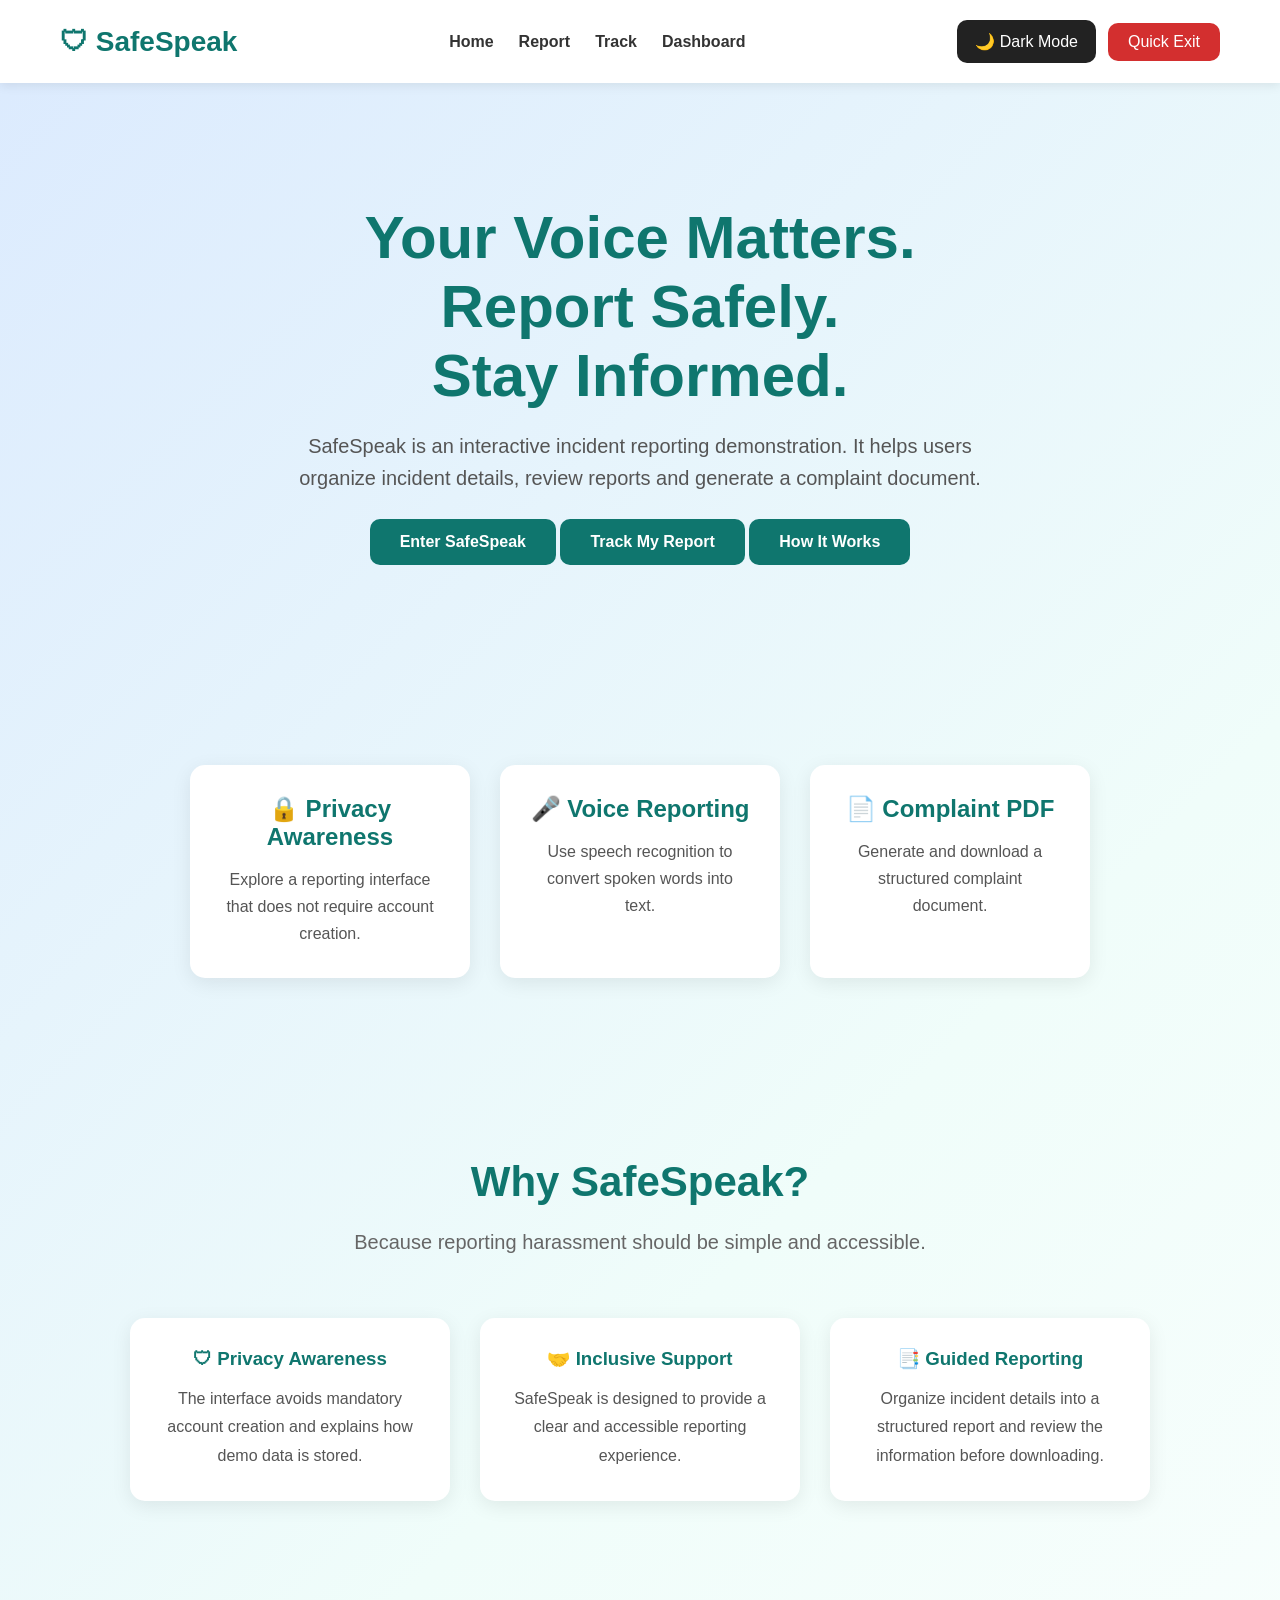
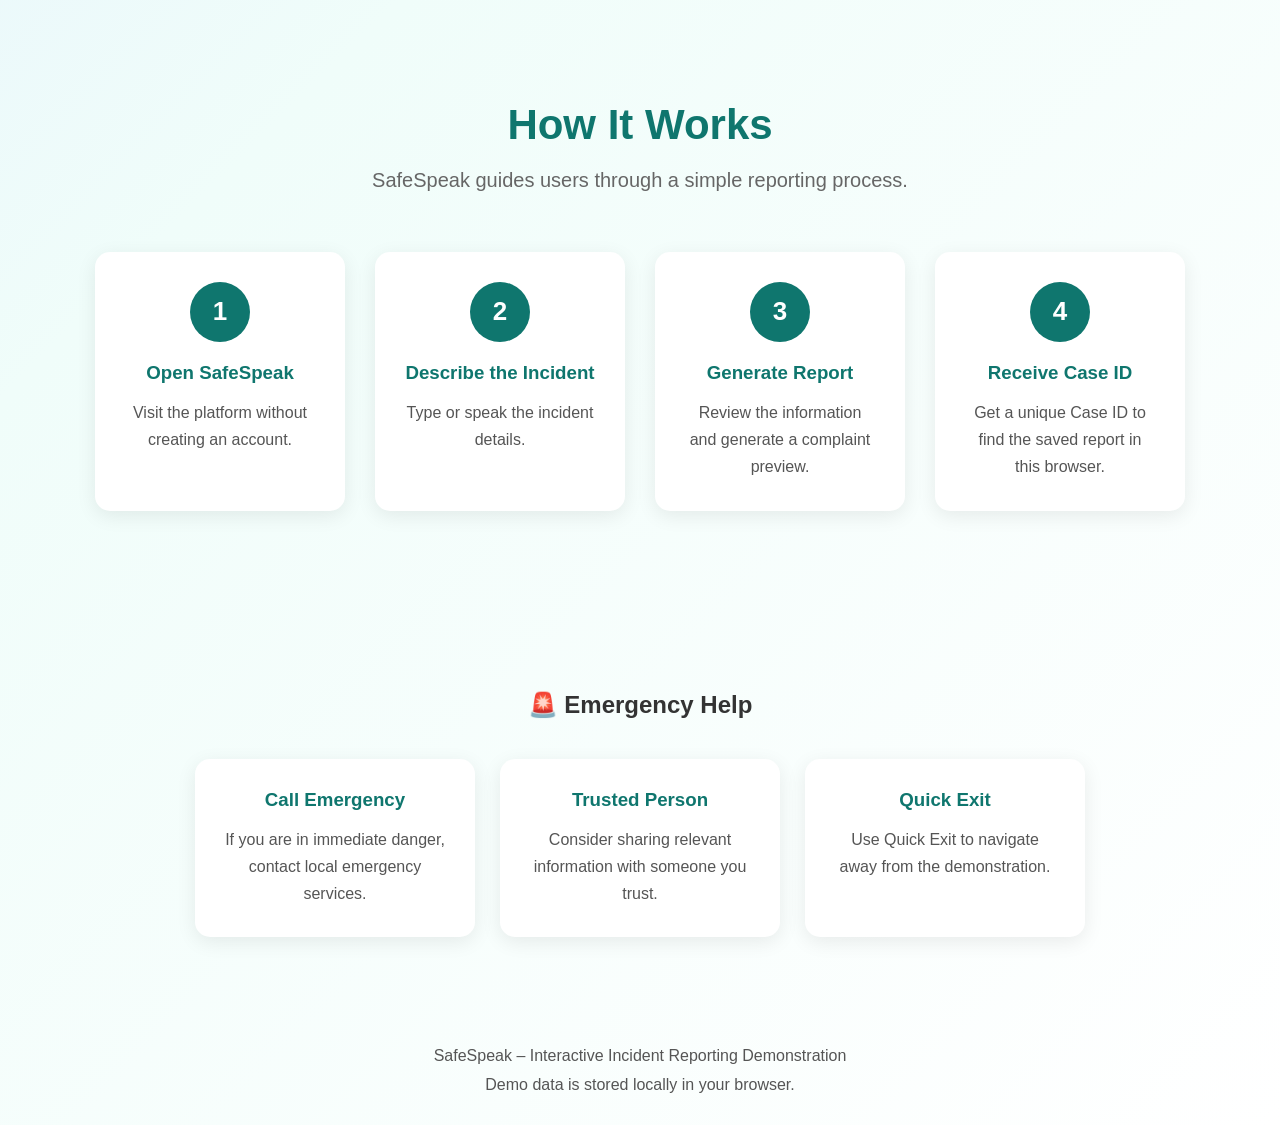
<file: index.html>
<!DOCTYPE html>
<html lang="en">

<head>
<meta charset="UTF-8">
<meta name="viewport" content="width=device-width, initial-scale=1.0">
<title>SafeSpeak</title>
<link rel="stylesheet" href="style.css">
</head>

<body>

<header>

<div class="logo">
🛡 SafeSpeak
</div>

<nav>
<a href="index.html">Home</a>
<a href="report.html">Report</a>
<a href="track.html">Track</a>
<a href="dashboard.html">Dashboard</a>
</nav>

<div class="header-buttons">

<button class="dark-btn" onclick="toggleDarkMode()">
🌙 Dark Mode
</button>

<button class="exit-btn" onclick="quickExit()">
Quick Exit
</button>

</div>

</header>

<section class="hero">

<h1>Your Voice Matters.<br>Report Safely.<br>Stay Informed.</h1>

<p>
SafeSpeak is an interactive incident reporting demonstration.
It helps users organize incident details, review reports and
generate a complaint document.
</p>

<a href="report.html" class="btn">Enter SafeSpeak</a>

<a href="track.html" class="btn">
Track My Report
</a>

<a href="#workflow" class="btn">
How It Works
</a>

</section>

<section class="features">

<div class="card">
<h2>🔒 Privacy Awareness</h2>
<p>
Explore a reporting interface that does not require account creation.
</p>
</div>

<div class="card">
<h2>🎤 Voice Reporting</h2>
<p>
Use speech recognition to convert spoken words into text.
</p>
</div>

<div class="card">
<h2>📄 Complaint PDF</h2>
<p>
Generate and download a structured complaint document.
</p>
</div>

</section>

<section class="why">

<h2>Why SafeSpeak?</h2>

<p class="subtitle">
Because reporting harassment should be simple and accessible.
</p>

<div class="why-grid">

<div class="why-box">
<h3>🛡 Privacy Awareness</h3>
<p>
The interface avoids mandatory account creation and explains how demo data is stored.
</p>
</div>

<div class="why-box">
<h3>🤝 Inclusive Support</h3>
<p>
SafeSpeak is designed to provide a clear and accessible reporting experience.
</p>
</div>

<div class="why-box">
<h3>📑 Guided Reporting</h3>
<p>
Organize incident details into a structured report and review the information before downloading.
</p>
</div>

</div>

</section>

<section class="workflow" id="workflow">

<h2>How It Works</h2>

<p class="workflow-text">
SafeSpeak guides users through a simple reporting process.
</p>

<div class="steps">

<div class="step">
<div class="circle">1</div>
<h3>Open SafeSpeak</h3>
<p>Visit the platform without creating an account.</p>
</div>

<div class="step">
<div class="circle">2</div>
<h3>Describe the Incident</h3>
<p>Type or speak the incident details.</p>
</div>

<div class="step">
<div class="circle">3</div>
<h3>Generate Report</h3>
<p>Review the information and generate a complaint preview.</p>
</div>

<div class="step">
<div class="circle">4</div>
<h3>Receive Case ID</h3>
<p>Get a unique Case ID to find the saved report in this browser.</p>
</div>

</div>

</section>

<section class="emergency">

<h2>🚨 Emergency Help</h2>

<div class="cards">

<div class="card">
<h3>Call Emergency</h3>
<p>
If you are in immediate danger, contact local emergency services.
</p>
</div>

<div class="card">
<h3>Trusted Person</h3>
<p>
Consider sharing relevant information with someone you trust.
</p>
</div>

<div class="card">
<h3>Quick Exit</h3>
<p>
Use Quick Exit to navigate away from the demonstration.
</p>
</div>

</div>

</section>

<footer>
<p>SafeSpeak – Interactive Incident Reporting Demonstration</p>
<p>Demo data is stored locally in your browser.</p>
</footer>

<script src="script.js"></script>

</body>
</html>
</file>
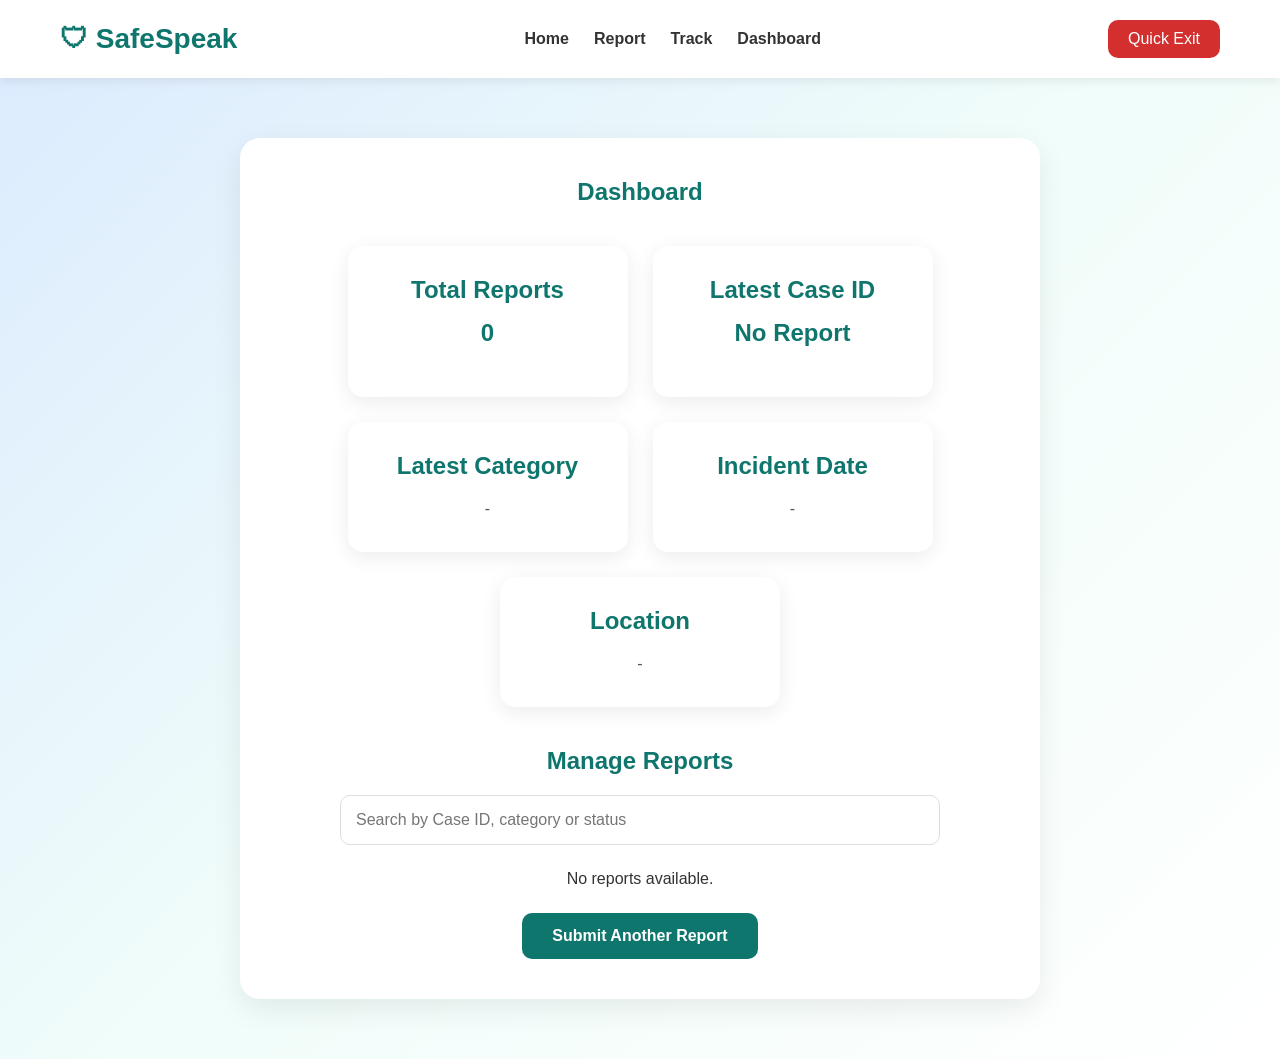
<file: dashboard.html>
<!DOCTYPE html>
<html lang="en">
<head>
    <meta charset="UTF-8">
    <meta name="viewport" content="width=device-width, initial-scale=1.0">
    <title>SafeSpeak Dashboard</title>
    <link rel="stylesheet" href="style.css">
</head>
<body>

<header>
    <div class="logo">🛡 SafeSpeak</div>
    <nav>
        <a href="index.html">Home</a>
        <a href="report.html">Report</a>
        <a href="track.html">Track</a>
        <a href="dashboard.html">Dashboard</a>
    </nav>
    <button class="exit-btn" onclick="quickExit()">Quick Exit</button>
</header>

<section class="report-page">
    <h1>Dashboard</h1>

    <div class="cards">
        <div class="card">
            <h2>Total Reports</h2>
            <h1 id="totalReports">0</h1>
        </div>

        <div class="card">
            <h2>Latest Case ID</h2>
            <h1 id="latestCase">No Report</h1>
        </div>

        <div class="card">
            <h2>Latest Category</h2>
            <p id="reportCategory">-</p>
        </div>

        <div class="card">
            <h2>Incident Date</h2>
            <p id="incidentDate">-</p>
        </div>

        <div class="card">
            <h2>Location</h2>
            <p id="incidentLocation">-</p>
        </div>
    </div>

    <h2 style="text-align:center; margin-top:40px; color:#0F766E;">
        Manage Reports
    </h2>

    <input
        type="search"
        id="reportSearch"
        placeholder="Search by Case ID, category or status"
        oninput="filterReports()"
        style="width:100%; margin-top:20px;"
    >

    <div id="reportList" class="cards"></div>

    <div style="text-align:center;">
        <a href="report.html" class="btn">Submit Another Report</a>
    </div>
</section>

<script src="script.js"></script>
</body>
</html>
</file>
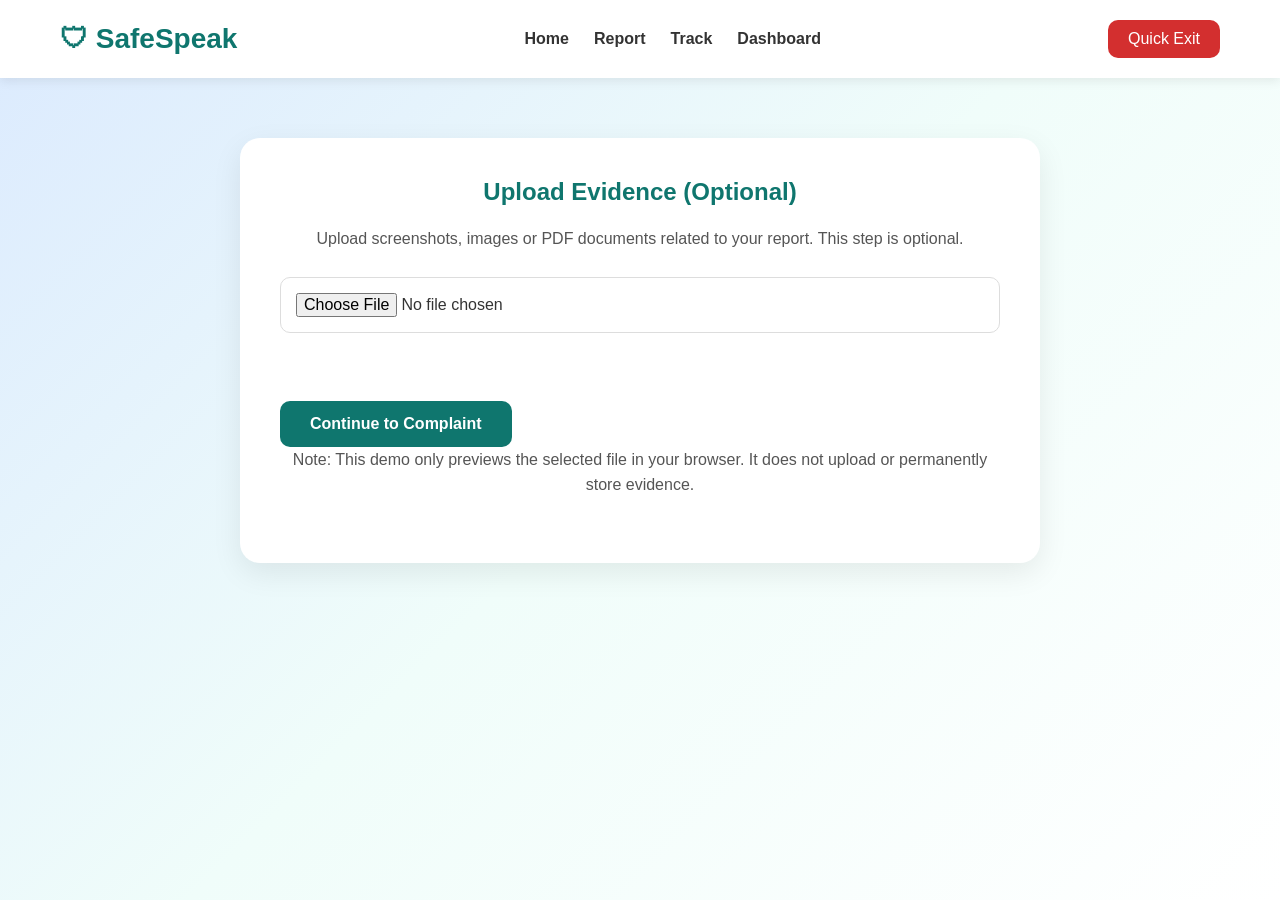
<file: evidence.html>
<!DOCTYPE html>
<html lang="en">

<head>
<meta charset="UTF-8">
<meta name="viewport" content="width=device-width, initial-scale=1.0">
<title>Upload Evidence</title>
<link rel="stylesheet" href="style.css">
</head>

<body>

<header>

<div class="logo">
🛡 SafeSpeak
</div>

<nav>
<a href="index.html">Home</a>
<a href="report.html">Report</a>
<a href="track.html">Track</a>
<a href="dashboard.html">Dashboard</a>
</nav>

<button class="exit-btn" onclick="quickExit()">
Quick Exit
</button>

</header>

<section class="report-page">

<h1>Upload Evidence (Optional)</h1>

<p>
Upload screenshots, images or PDF documents related to your report.
This step is optional.
</p>

<input type="file" id="evidenceFile" accept="image/*,.pdf">

<p id="fileName"></p>

<img id="preview"
style="max-width:300px; display:none; border-radius:10px;">

<p id="fileMessage"></p>

<br>

<a href="complaint.html" class="btn">
Continue to Complaint
</a>

<p>
Note: This demo only previews the selected file in your browser.
It does not upload or permanently store evidence.
</p>

</section>

<script>

const evidenceFile = document.getElementById("evidenceFile");
const preview = document.getElementById("preview");
const fileName = document.getElementById("fileName");
const fileMessage = document.getElementById("fileMessage");

evidenceFile.addEventListener("change", function() {

const file = this.files[0];

preview.style.display = "none";
preview.removeAttribute("src");
fileName.textContent = "";
fileMessage.textContent = "";

if (!file) return;

const allowedTypes = ["image/jpeg", "image/png", "image/gif", "image/webp", "application/pdf"];

if (!allowedTypes.includes(file.type)) {
fileMessage.textContent = "Please select a valid image or PDF file.";
this.value = "";
return;
}

if (file.size > 5 * 1024 * 1024) {
fileMessage.textContent = "File size must be less than 5 MB.";
this.value = "";
return;
}

fileName.textContent = "Selected file: " + file.name;

if (file.type.startsWith("image/")) {

const reader = new FileReader();

reader.onload = function(event) {
preview.src = event.target.result;
preview.style.display = "block";
};

reader.readAsDataURL(file);

} else {
fileMessage.textContent = "PDF selected successfully. Preview is not available.";
}

});

</script>

<script src="script.js"></script>

</body>
</html>
</file>
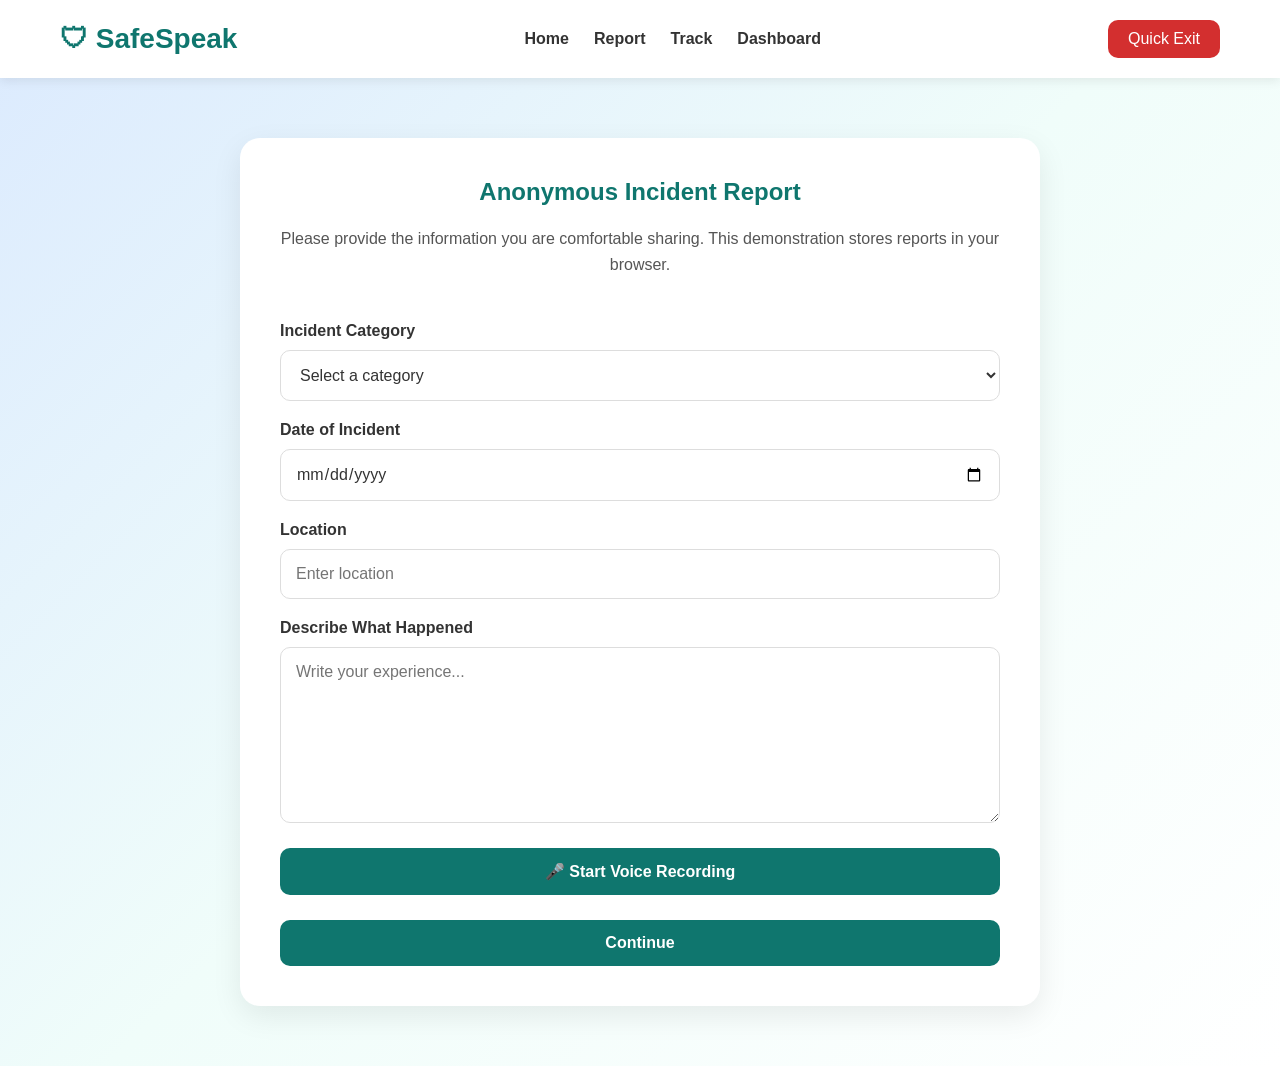
<file: report.html>
<!DOCTYPE html>
<html lang="en">
<head>
    <meta charset="UTF-8">
    <meta name="viewport" content="width=device-width, initial-scale=1.0">
    <title>Anonymous Report - SafeSpeak</title>
    <link rel="stylesheet" href="style.css">
</head>
<body>

<header>
    <div class="logo">🛡 SafeSpeak</div>
    <nav>
        <a href="index.html">Home</a>
        <a href="report.html">Report</a>
        <a href="track.html">Track</a>
        <a href="dashboard.html">Dashboard</a>
    </nav>
    <button class="exit-btn" onclick="quickExit()">Quick Exit</button>
</header>

<section class="report-page">
    <h1>Anonymous Incident Report</h1>
    <p>
        Please provide the information you are comfortable sharing.
        This demonstration stores reports in your browser.
    </p>

    <form id="reportForm" onsubmit="event.preventDefault(); saveReport();">

        <label for="category">Incident Category</label>
        <select id="category" required>
            <option value="">Select a category</option>
            <option>Sexual Harassment</option>
            <option>Workplace Harassment</option>
            <option>Cyberbullying</option>
            <option>Stalking</option>
            <option>Domestic Abuse</option>
            <option>School Bullying</option>
            <option>Other</option>
        </select>

        <label for="date">Date of Incident</label>
        <input type="date" id="date" required>

        <label for="location">Location</label>
        <input type="text" id="location"
            placeholder="Enter location" maxlength="150" required>

        <label for="description">Describe What Happened</label>
        <textarea id="description" rows="8"
            placeholder="Write your experience..." maxlength="3000"
            required></textarea>

        <button type="button" class="btn" onclick="startListening()">
            🎤 Start Voice Recording
        </button>

        <button type="submit" class="btn">
            Continue
        </button>

    </form>
</section>

<script src="script.js"></script>
</body>
</html>
</file>
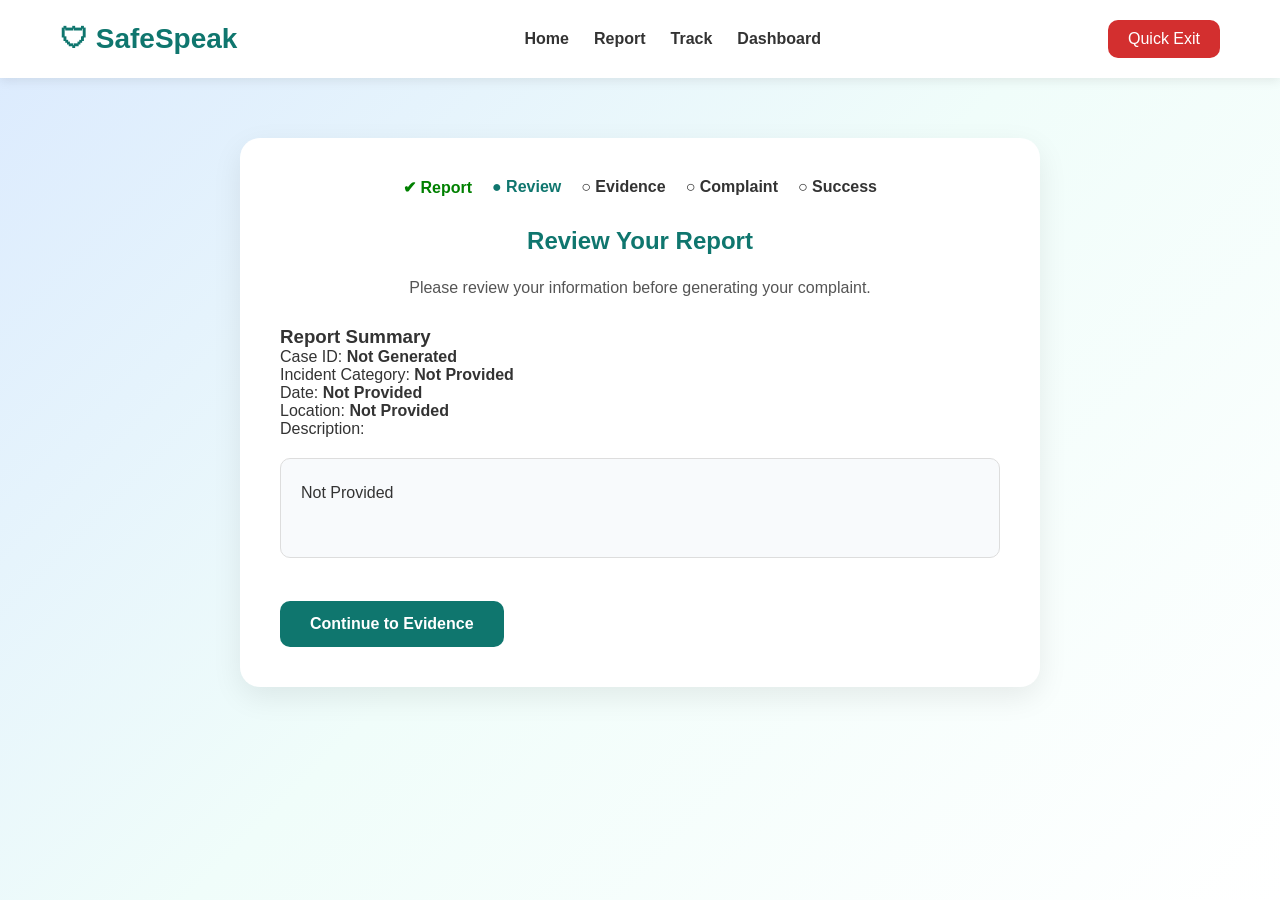
<file: review.html>
<!DOCTYPE html>
<html lang="en">
<head>
<meta charset="UTF-8">
<meta name="viewport" content="width=device-width, initial-scale=1.0">
<title>Review Report</title>
<link rel="stylesheet" href="style.css">
</head>

<body>

<header>

<div class="logo">
🛡 SafeSpeak
</div>

<nav>
<a href="index.html">Home</a>
<a href="report.html">Report</a>
<a href="track.html">Track</a>
<a href="dashboard.html">Dashboard</a>
</nav>

<button class="exit-btn" onclick="quickExit()">
Quick Exit
</button>

</header>

<section class="report-page">

<div class="progress">
<span class="done">✔ Report</span>
<span class="current">● Review</span>
<span>○ Evidence</span>
<span>○ Complaint</span>
<span>○ Success</span>
</div>

<h1>Review Your Report</h1>

<p>Please review your information before generating your complaint.</p>

<div class="notice">

<h3>Report Summary</h3>

<p>Case ID: <strong id="reviewCaseID"></strong></p>

<p>Incident Category:
<strong id="reviewCategory"></strong>
</p>

<p>Date:
<strong id="reviewDate"></strong>
</p>

<p>Location:
<strong id="reviewLocation"></strong>
</p>

<p>Description:</p>

<div class="summary-box" id="reviewDescription"></div>

</div>

<br>

<a href="evidence.html" class="btn">
Continue to Evidence
</a>

</section>

<script src="script.js"></script>

<script>
document.getElementById("reviewCaseID").textContent =
localStorage.getItem("currentCaseID") || "Not Generated";

document.getElementById("reviewCategory").textContent =
localStorage.getItem("category") || "Not Provided";

document.getElementById("reviewDate").textContent =
localStorage.getItem("date") || "Not Provided";

document.getElementById("reviewLocation").textContent =
localStorage.getItem("location") || "Not Provided";

document.getElementById("reviewDescription").textContent =
localStorage.getItem("description") || "No Description";
</script>

</body>
</html>
</file>
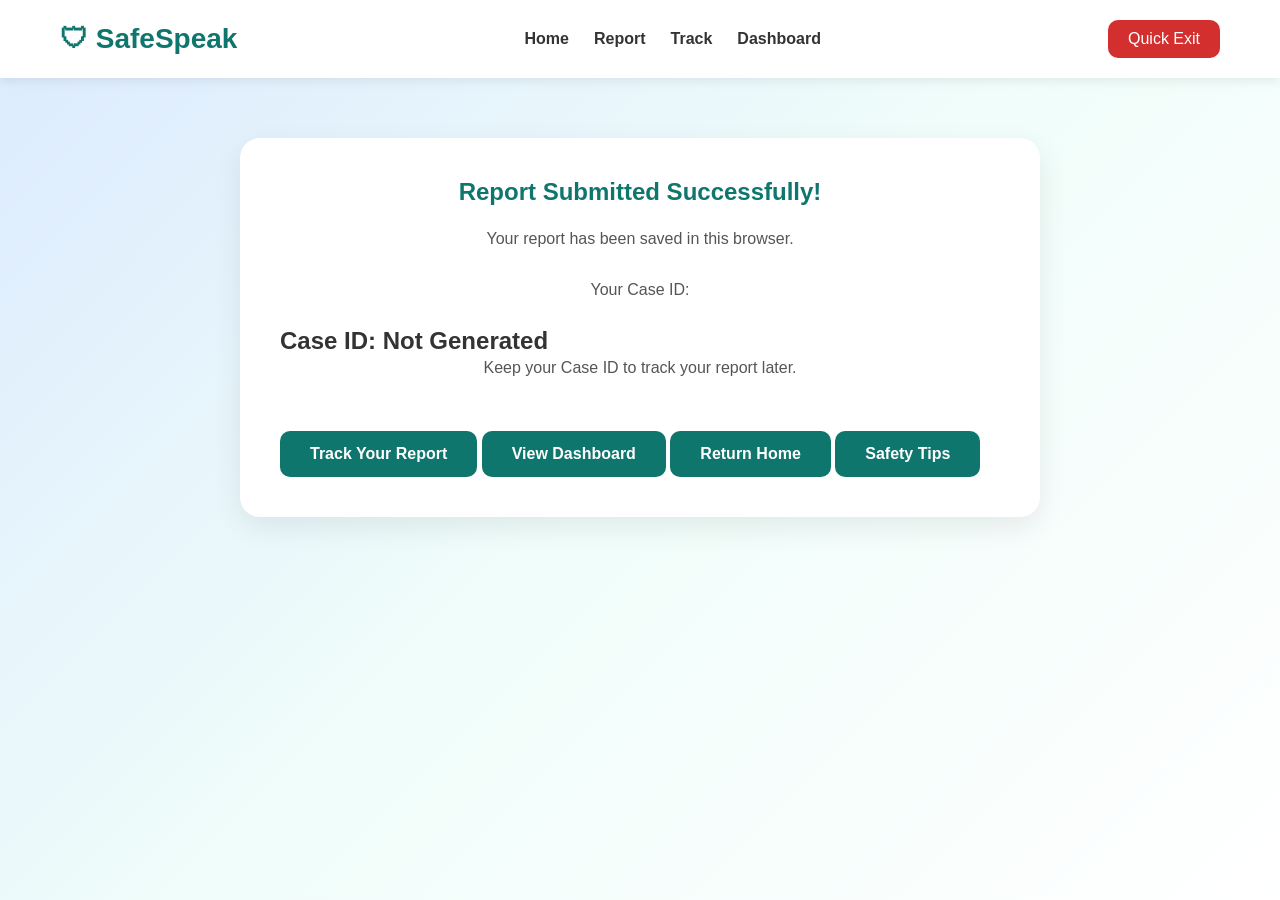
<file: success.html>
<!DOCTYPE html>
<html lang="en">

<head>
<meta charset="UTF-8">
<meta name="viewport" content="width=device-width, initial-scale=1.0">
<title>Report Submitted</title>
<link rel="stylesheet" href="style.css">
</head>

<body>

<header>

<div class="logo">
🛡 SafeSpeak
</div>

<nav>
<a href="index.html">Home</a>
<a href="report.html">Report</a>
<a href="track.html">Track</a>
<a href="dashboard.html">Dashboard</a>
</nav>

<button class="exit-btn" onclick="quickExit()">
Quick Exit
</button>

</header>

<section class="report-page">

<h1>Report Submitted Successfully!</h1>

<p>Your report has been saved in this browser.</p>

<p>Your Case ID:</p>

<h2 id="caseID"></h2>

<p>Keep your Case ID to track your report later.</p>

<a href="track.html" class="btn">
Track Your Report
</a>

<a href="dashboard.html" class="btn">
View Dashboard
</a>

<a href="index.html" class="btn">
Return Home
</a>

<a href="tips.html" class="btn">
Safety Tips
</a>

</section>

<script src="script.js"></script>

<script>
generateCaseID();
</script>

</body>
</html>
</file>
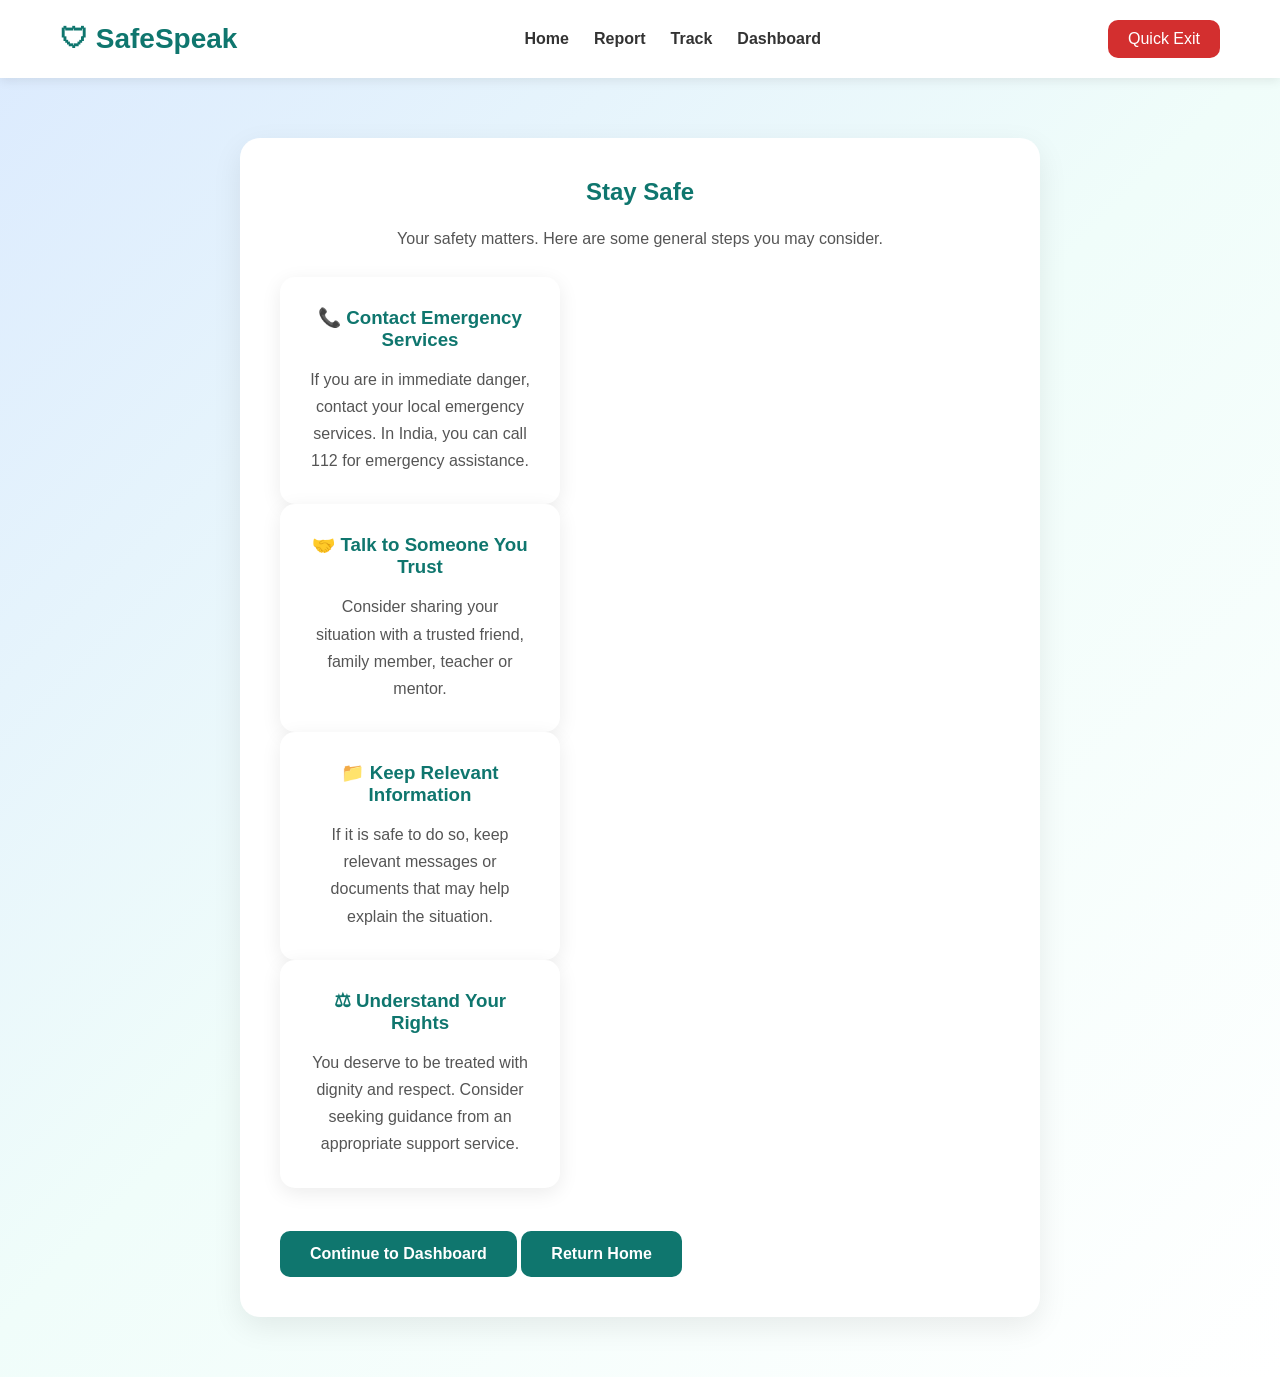
<file: tips.html>
<!DOCTYPE html>
<html lang="en">

<head>
<meta charset="UTF-8">
<meta name="viewport" content="width=device-width, initial-scale=1.0">
<title>Safety Tips | SafeSpeak</title>
<link rel="stylesheet" href="style.css">
</head>

<body>

<header>

<div class="logo">🛡 SafeSpeak</div>

<nav>
<a href="index.html">Home</a>
<a href="report.html">Report</a>
<a href="track.html">Track</a>
<a href="dashboard.html">Dashboard</a>
</nav>

<button class="exit-btn" onclick="quickExit()">
Quick Exit
</button>

</header>

<section class="report-page">

<h1>Stay Safe</h1>

<p>
Your safety matters. Here are some general steps you may consider.
</p>

<div class="card">

<h3>📞 Contact Emergency Services</h3>

<p>
If you are in immediate danger, contact your local emergency services.
In India, you can call 112 for emergency assistance.
</p>

</div>

<div class="card">

<h3>🤝 Talk to Someone You Trust</h3>

<p>
Consider sharing your situation with a trusted friend, family member, teacher or mentor.
</p>

</div>

<div class="card">

<h3>📁 Keep Relevant Information</h3>

<p>
If it is safe to do so, keep relevant messages or documents that may help explain the situation.
</p>

</div>

<div class="card">

<h3>⚖ Understand Your Rights</h3>

<p>
You deserve to be treated with dignity and respect. Consider seeking guidance from an appropriate support service.
</p>

</div>

<br>

<a href="dashboard.html" class="btn">
Continue to Dashboard
</a>

<a href="index.html" class="btn">
Return Home
</a>

</section>

<script src="script.js"></script>

</body>
</html>
</file>
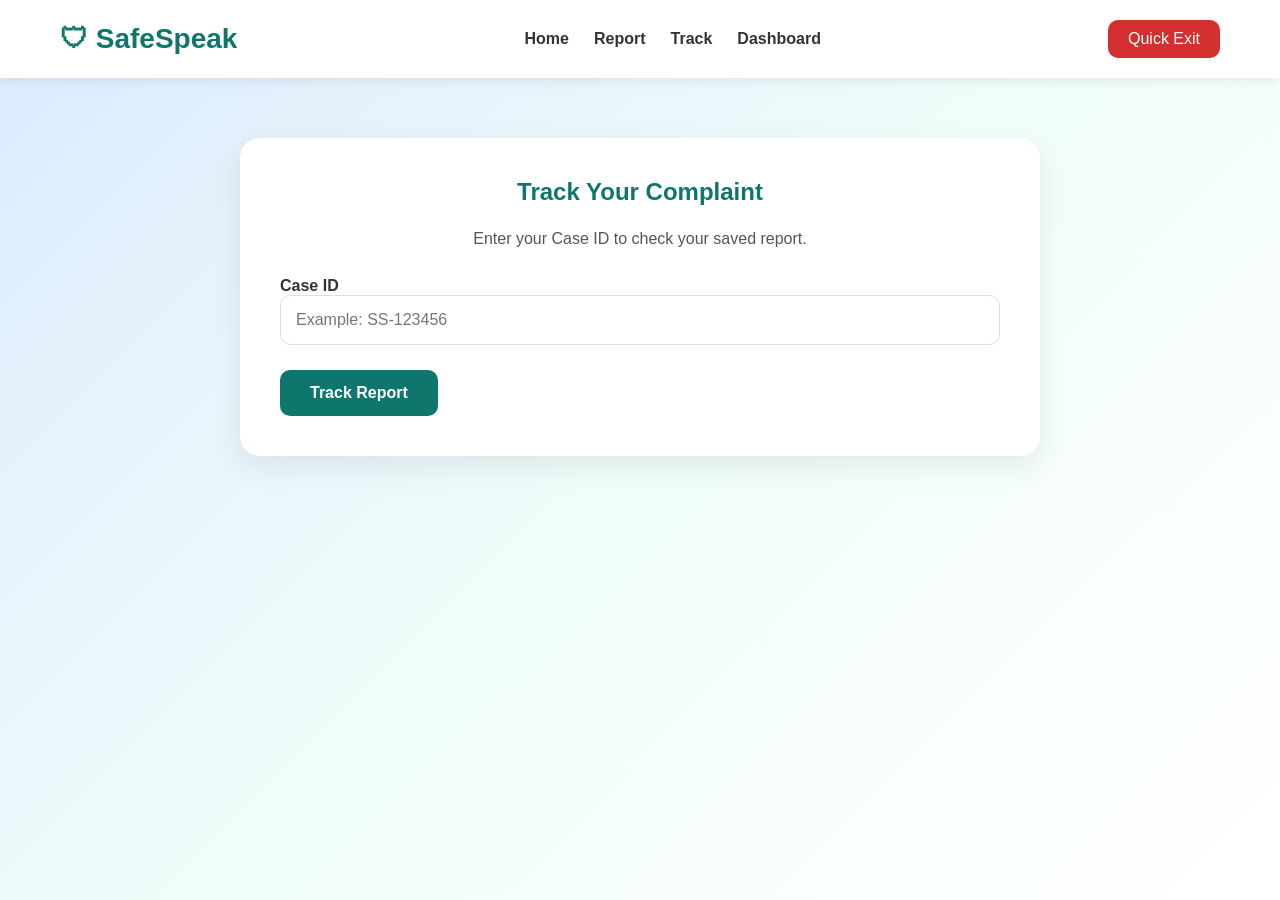
<file: track.html>
<!DOCTYPE html>
<html lang="en">
<head>
    <meta charset="UTF-8">
    <meta name="viewport" content="width=device-width, initial-scale=1.0">
    <title>Track Report - SafeSpeak</title>
    <link rel="stylesheet" href="style.css">
</head>
<body>

<header>
    <div class="logo">🛡 SafeSpeak</div>
    <nav>
        <a href="index.html">Home</a>
        <a href="report.html">Report</a>
        <a href="track.html">Track</a>
        <a href="dashboard.html">Dashboard</a>
    </nav>
    <button class="exit-btn" onclick="quickExit()">Quick Exit</button>
</header>

<section class="report-page">
    <h1>Track Your Complaint</h1>
    <p>Enter your Case ID to check your saved report.</p>

    <label for="caseInput">Case ID</label>
    <input
        type="text"
        id="caseInput"
        placeholder="Example: SS-123456"
        maxlength="9"
    >

    <button class="btn" onclick="trackReport()">Track Report</button>

    <div id="statusBox" class="summary-box" style="display:none;">
        <h3>Complaint Status</h3>
        <p id="statusText"></p>
    </div>
</section>

<script src="script.js"></script>
</body>
</html>
</file>
<file: style.css>
* {
    margin: 0;
    padding: 0;
    box-sizing: border-box;
}

html {
    scroll-behavior: smooth;
}

body {
    font-family: Arial, Helvetica, sans-serif;
    background: linear-gradient(135deg, #dbeafe, #f0fdfa, #ffffff);
    min-height: 100vh;
    color: #333;
}

header {
    display: flex;
    justify-content: space-between;
    align-items: center;
    flex-wrap: wrap;
    gap: 20px;
    padding: 20px 60px;
    background: white;
    box-shadow: 0 3px 10px rgba(0,0,0,.08);
}

.logo {
    font-size: 28px;
    font-weight: bold;
    color: #0F766E;
}

nav {
    display: flex;
    align-items: center;
    flex-wrap: wrap;
    gap: 25px;
}

nav a {
    text-decoration: none;
    font-weight: 600;
    color: #333;
    transition: .3s;
}

nav a:hover {
    color: #0F766E;
}

.header-buttons {
    display: flex;
    align-items: center;
    gap: 12px;
}

button, input, textarea, select, a {
    font-family: inherit;
}

button {
    padding: 13px 25px;
    font-size: 16px;
    border: none;
    border-radius: 10px;
    cursor: pointer;
    background: #0F766E;
    color: white;
    transition: .3s;
}

button:hover {
    background: #0b5d57;
}

.btn {
    display: inline-block;
    margin-top: 25px;
    padding: 14px 30px;
    background: #0F766E;
    color: white;
    text-decoration: none;
    border-radius: 10px;
    font-size: 16px;
    font-weight: bold;
    transition: .3s;
}

.btn:hover {
    background: #0b5d57;
}

.exit-btn {
    background: #d32f2f;
    color: white;
    padding: 10px 20px;
}

.exit-btn:hover {
    background: #b71c1c;
}

.dark-btn {
    background: #222;
    color: white;
    padding: 12px 18px;
}

.dark-btn:hover {
    background: #444;
}

.hero {
    text-align: center;
    padding: 120px 40px;
}

.hero h1 {
    font-size: 60px;
    color: #0F766E;
    margin-bottom: 20px;
}

.hero p {
    font-size: 20px;
    width: 700px;
    max-width: 90%;
    margin: auto;
    line-height: 1.6;
    color: #555;
}

.learn {
    background: #14B8A6;
    margin-left: 15px;
}

.features {
    display: flex;
    justify-content: center;
    gap: 30px;
    padding: 80px;
    flex-wrap: wrap;
}

.card {
    width: 280px;
    background: white;
    padding: 30px;
    border-radius: 15px;
    box-shadow: 0 5px 20px rgba(0,0,0,.08);
    text-align: center;
    transition: .3s;
}

.card:hover {
    transform: translateY(-8px);
}

.card h2,
.card h3 {
    color: #0F766E;
    margin-bottom: 15px;
}

.card p {
    color: #555;
    line-height: 1.7;
}

.why {
    padding: 100px 80px;
    text-align: center;
}

.why h2,
.workflow h2 {
    font-size: 42px;
    color: #0F766E;
    margin-bottom: 20px;
}

.subtitle {
    max-width: 700px;
    margin: auto auto 60px;
    font-size: 20px;
    color: #666;
    line-height: 1.6;
}

.why-grid {
    display: flex;
    justify-content: center;
    gap: 30px;
    flex-wrap: wrap;
}

.why-box {
    width: 320px;
    background: white;
    padding: 30px;
    border-radius: 15px;
    box-shadow: 0 5px 20px rgba(0,0,0,.08);
}

.why-box h3 {
    color: #0F766E;
    margin-bottom: 15px;
}

.why-box p {
    line-height: 1.8;
    color: #555;
}

.workflow {
    padding: 100px 80px;
    text-align: center;
}

.workflow-text {
    font-size: 20px;
    color: #666;
    max-width: 700px;
    margin: auto auto 60px;
}

.steps {
    display: flex;
    justify-content: center;
    gap: 30px;
    flex-wrap: wrap;
}

.step {
    background: white;
    width: 250px;
    padding: 30px;
    border-radius: 15px;
    box-shadow: 0 5px 20px rgba(0,0,0,.08);
    transition: .3s;
}

.step:hover {
    transform: translateY(-10px);
}

.circle {
    width: 60px;
    height: 60px;
    background: #0F766E;
    color: white;
    font-size: 26px;
    border-radius: 50%;
    display: flex;
    align-items: center;
    justify-content: center;
    margin: 0 auto 20px;
    font-weight: bold;
}

.step h3 {
    color: #0F766E;
    margin-bottom: 15px;
}

.step p {
    line-height: 1.7;
    color: #555;
}

.emergency {
    padding: 80px 10%;
    text-align: center;
}

.cards {
    display: flex;
    gap: 25px;
    justify-content: center;
    flex-wrap: wrap;
    margin-top: 40px;
}

.report-page {
    max-width: 800px;
    margin: 60px auto;
    padding: 40px;
    background: white;
    border-radius: 20px;
    box-shadow: 0 10px 30px rgba(0,0,0,.08);
}

.report-page h1 {
    text-align: center;
    color: #0F766E;
    margin-bottom: 20px;
}

.report-page > p {
    text-align: center;
    margin-bottom: 25px;
    color: #555;
    line-height: 1.6;
}

form {
    display: flex;
    flex-direction: column;
}

label {
    margin-top: 20px;
    margin-bottom: 10px;
    font-weight: bold;
}

input,
select,
textarea {
    width: 100%;
    padding: 15px;
    font-size: 16px;
    border: 1px solid #ddd;
    border-radius: 10px;
    background: white;
    color: #333;
}

input:focus,
select:focus,
textarea:focus {
    outline: 2px solid #14B8A6;
    border-color: #0F766E;
}

textarea {
    resize: vertical;
}

form button {
    margin-top: 30px;
}

.summary-box {
    margin-top: 20px;
    padding: 20px;
    background: #F8FAFC;
    border: 1px solid #ddd;
    border-radius: 10px;
    min-height: 100px;
    line-height: 1.7;
    overflow-wrap: anywhere;
}

.progress {
    display: flex;
    justify-content: center;
    flex-wrap: wrap;
    gap: 20px;
    margin-bottom: 30px;
    font-size: 16px;
    font-weight: bold;
}

.done {
    color: green;
}

.current {
    color: #0F766E;
}

.dashboard {
    padding: 80px;
    text-align: center;
}

.dashboard-grid {
    display: grid;
    grid-template-columns: repeat(auto-fit, minmax(250px, 1fr));
    gap: 25px;
    margin-top: 50px;
}

.dashboard-card {
    background: white;
    padding: 30px;
    border-radius: 15px;
    text-decoration: none;
    color: #333;
    box-shadow: 0 5px 15px rgba(0,0,0,.1);
    transition: .3s;
}

.dashboard-card:hover {
    transform: translateY(-8px);
}

.dashboard-card h3 {
    color: #0F766E;
    margin: 15px 0;
    font-size: 22px;
}

/* Report search and management */

#reportSearch {
    max-width: 600px;
    display: block;
    margin: 20px auto;
}

#reportList {
    display: flex;
    justify-content: center;
    flex-wrap: wrap;
    gap: 20px;
    margin-top: 25px;
}

#reportList .card {
    text-align: left;
    overflow-wrap: anywhere;
}

#reportList .card button {
    margin: 12px 8px 0 0;
    padding: 10px 16px;
    font-size: 14px;
}

#reportList .card button:last-child {
    background: #d32f2f;
}

#reportList .card button:last-child:hover {
    background: #b71c1c;
}

#fileName,
#fileMessage {
    margin-top: 15px;
    overflow-wrap: anywhere;
}

#preview {
    display: block;
    margin: 20px auto;
    max-width: 100%;
    border-radius: 10px;
}

footer {
    text-align: center;
    padding: 25px;
    color: #555;
    line-height: 1.8;
}

/* Dark mode */

body.dark {
    background: #121212;
    color: #f5f5f5;
}

body.dark header,
body.dark .report-page,
body.dark .card,
body.dark .why-box,
body.dark .step,
body.dark .dashboard-card {
    background: #1e1e1e;
    color: #f5f5f5;
}

body.dark .summary-box {
    background: #292929;
    color: #f5f5f5;
    border-color: #555;
}

body.dark input,
body.dark textarea,
body.dark select {
    background: #333;
    color: white;
    border-color: #555;
}

body.dark nav a,
body.dark .card p,
body.dark .why-box p,
body.dark .step p,
body.dark .report-page > p,
body.dark .hero p,
body.dark footer {
    color: #ddd;
}

body.dark h1,
body.dark h2,
body.dark h3,
body.dark .logo {
    color: #38d9a9;
}

/* Accessibility */

img {
    max-width: 100%;
}

nav a:focus-visible,
button:focus-visible,
.btn:focus-visible {
    outline: 3px solid #14B8A6;
    outline-offset: 4px;
}

/* Tablet */

@media (max-width: 1024px) {
    header {
        padding: 20px 30px;
    }

    .hero h1 {
        font-size: 48px;
    }

    .features,
    .why,
    .workflow {
        padding: 60px 30px;
    }

    .dashboard {
        padding: 50px 25px;
    }
}

/* Mobile */

@media (max-width: 768px) {
    header {
        flex-direction: column;
        padding: 20px;
    }

    nav {
        justify-content: center;
        gap: 15px;
    }

    nav a {
        font-size: 14px;
    }

    .header-buttons {
        justify-content: center;
        flex-wrap: wrap;
    }

    .hero {
        padding: 70px 20px;
    }

    .hero h1 {
        font-size: 36px;
    }

    .hero p {
        width: 100%;
        font-size: 16px;
    }

    .features,
    .why,
    .workflow,
    .emergency {
        padding: 50px 20px;
    }

    .why h2,
    .workflow h2 {
        font-size: 32px;
    }

    .card,
    .why-box,
    .step {
        width: 100%;
        max-width: 400px;
    }

    .steps {
        gap: 20px;
    }

    .report-page {
        margin: 25px 15px;
        padding: 25px 18px;
    }

    .dashboard {
        padding: 40px 20px;
    }

    .learn {
        margin-left: 0;
    }

    .progress {
        font-size: 14px;
        gap: 12px;
    }
}

/* Small screens */

@media (max-width: 400px) {
    .hero h1 {
        font-size: 30px;
    }

    .logo {
        font-size: 24px;
    }

    .btn,
    button {
        font-size: 15px;
        padding: 12px 18px;
    }

    .dark-btn,
    .exit-btn {
        padding: 10px 12px;
    }
}
</file>
